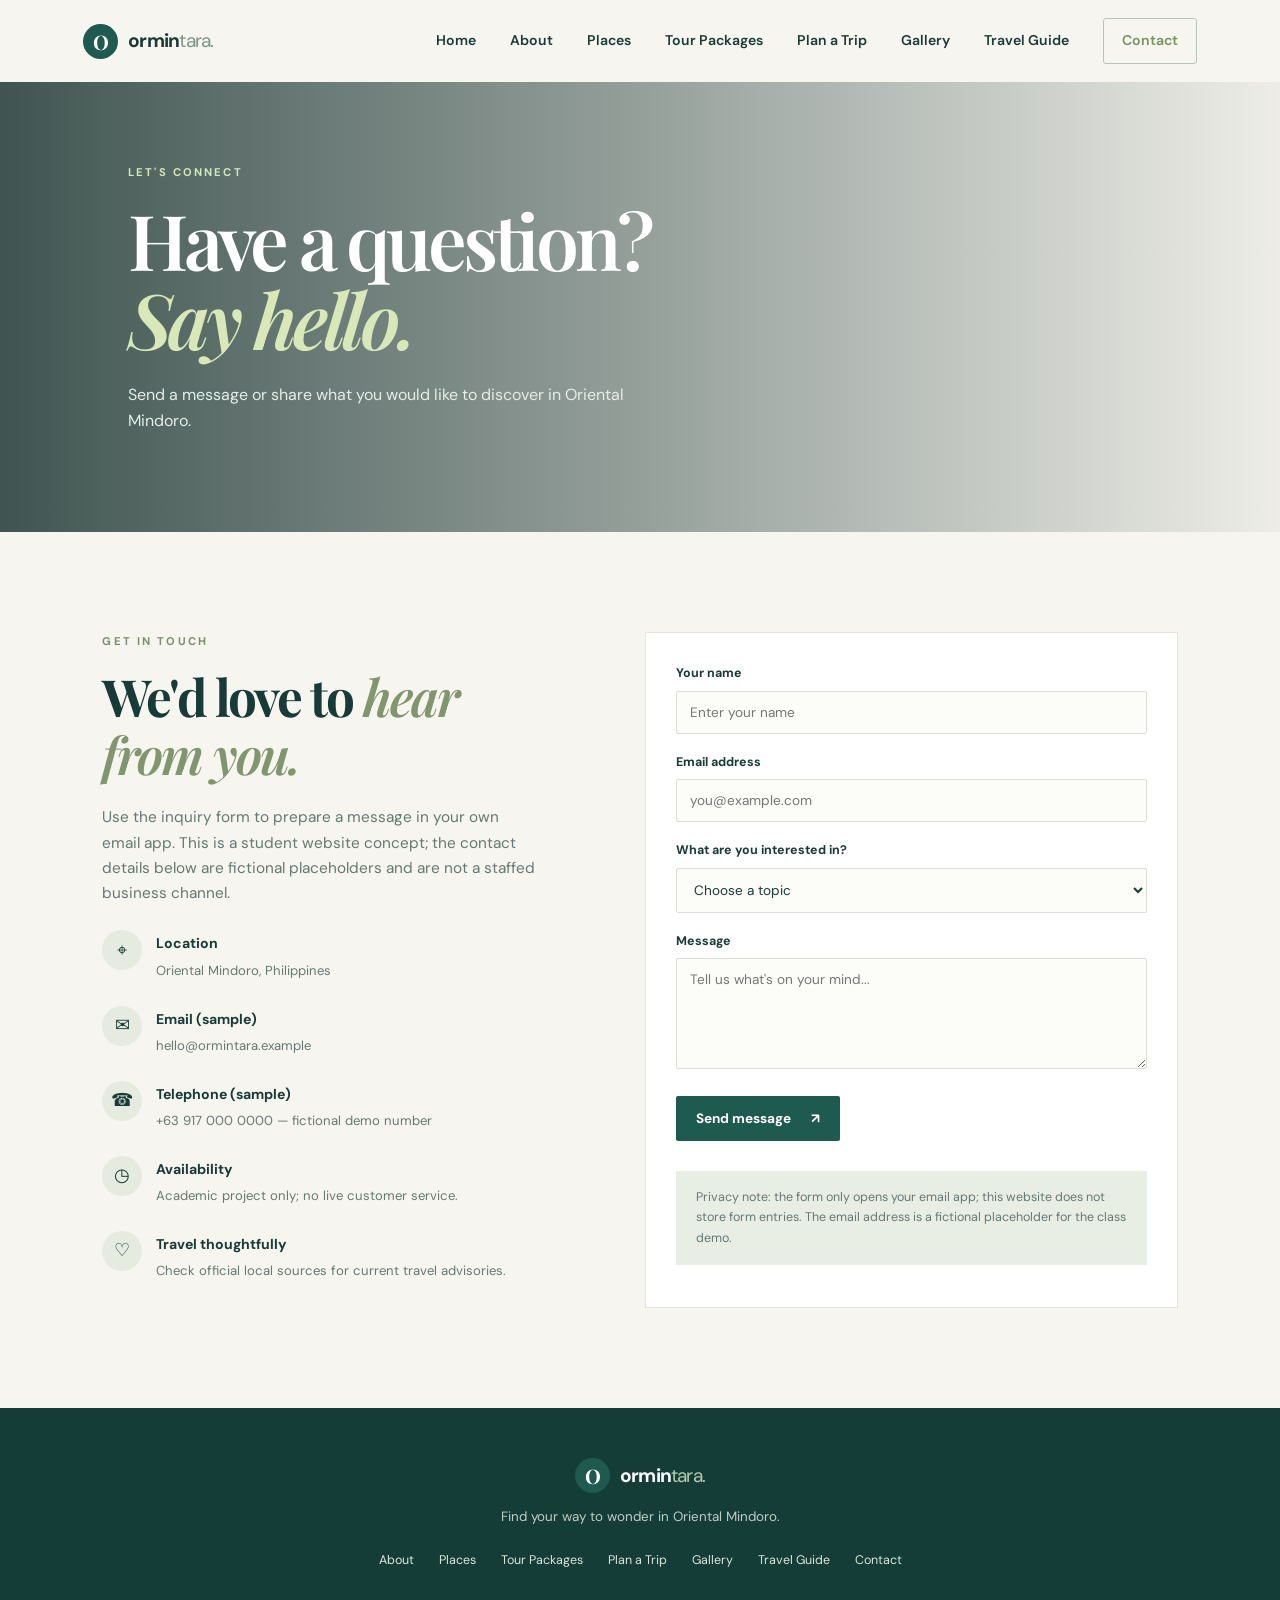
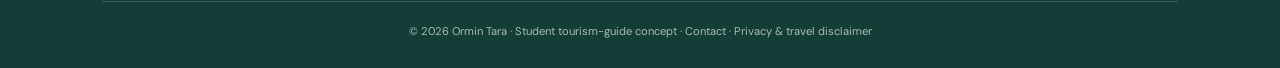
<file: contact.html>
<!DOCTYPE html>
<html lang="en"><head><meta charset="UTF-8"><meta name="viewport" content="width=device-width, initial-scale=1.0"><title>Contact | Ormin Tara</title><link rel="preconnect" href="https://fonts.googleapis.com"><link href="https://fonts.googleapis.com/css2?family=DM+Sans:wght@400;500;600;700&family=Playfair+Display:wght@600;700;800&display=swap" rel="stylesheet"><link rel="stylesheet" href="style.css"><script src="main.js" defer></script></head>
<body><header class="site-header"><a class="brand" href="index.html"><span class="brand-mark">O</span><span>ormin<span class="brand-light">tara.</span></span></a><button class="menu-toggle" aria-label="Toggle navigation" aria-expanded="false">☰</button><nav class="nav-links"><a href="index.html">Home</a><a href="about.html">About</a><a href="places.html">Places</a><a href="packages.html">Tour Packages</a><a href="plan.html">Plan a Trip</a><a href="gallery.html">Gallery</a><a href="guide.html">Travel Guide</a><a class="nav-cta active" href="contact.html">Contact</a></nav></header>
<main><section class="page-hero contact-hero"><div class="page-hero-overlay"></div><div class="page-hero-content"><p class="eyebrow light">LET'S CONNECT</p><h1>Have a question?<br><em>Say hello.</em></h1><p>Send a message or share what you would like to discover in Oriental Mindoro.</p></div></section>
<section class="section-wrap contact-layout"><div class="contact-copy"><p class="eyebrow">GET IN TOUCH</p><h2>We'd love to <em>hear from you.</em></h2><p>Use the inquiry form to prepare a message in your own email app. This is a student website concept; the contact details below are fictional placeholders and are not a staffed business channel.</p><div class="contact-detail"><span class="detail-icon">⌖</span><div><strong>Location</strong><p>Oriental Mindoro, Philippines</p></div></div><div class="contact-detail"><span class="detail-icon">✉</span><div><strong>Email (sample)</strong><p><a href="mailto:hello@ormintara.example">hello@ormintara.example</a></p></div></div><div class="contact-detail"><span class="detail-icon">☎</span><div><strong>Telephone (sample)</strong><p>+63 917 000 0000 — fictional demo number</p></div></div><div class="contact-detail"><span class="detail-icon">◷</span><div><strong>Availability</strong><p>Academic project only; no live customer service.</p></div></div><div class="contact-detail"><span class="detail-icon">♡</span><div><strong>Travel thoughtfully</strong><p>Check official local sources for current travel advisories.</p></div></div></div>
<form class="contact-form" id="contact-form" data-recipient="hello@ormintara.example"><label for="name">Your name</label><input id="name" name="name" type="text" placeholder="Enter your name" required><label for="email">Email address</label><input id="email" name="email" type="email" placeholder="you@example.com" required><label for="topic">What are you interested in?</label><select id="topic" name="topic" required><option value="">Choose a topic</option><option>Beach destinations</option><option>Nature and hiking</option><option>Travel planning</option><option>Other question</option></select><label for="message">Message</label><textarea id="message" name="message" rows="5" placeholder="Tell us what's on your mind..." required></textarea><button class="button button-dark" type="submit">Send message <span>↗</span></button><p class="form-message" id="form-message" role="status"></p><p class="notice">Privacy note: the form only opens your email app; this website does not store form entries. The email address is a fictional placeholder for the class demo.</p></form></section></main>
<footer class="site-footer"><a class="brand footer-brand" href="index.html"><span class="brand-mark">O</span><span>ormin<span class="brand-light">tara.</span></span></a><p>Find your way to wonder in Oriental Mindoro.</p><div class="footer-links"><a href="about.html">About</a><a href="places.html">Places</a><a href="packages.html">Tour Packages</a><a href="plan.html">Plan a Trip</a><a href="gallery.html">Gallery</a><a href="guide.html">Travel Guide</a><a href="contact.html">Contact</a></div><small>© <span data-year></span> Ormin Tara · Student tourism-guide concept · <a href="contact.html">Contact</a> · <a href="guide.html#privacy">Privacy & travel disclaimer</a></small></footer></body></html>
</file>
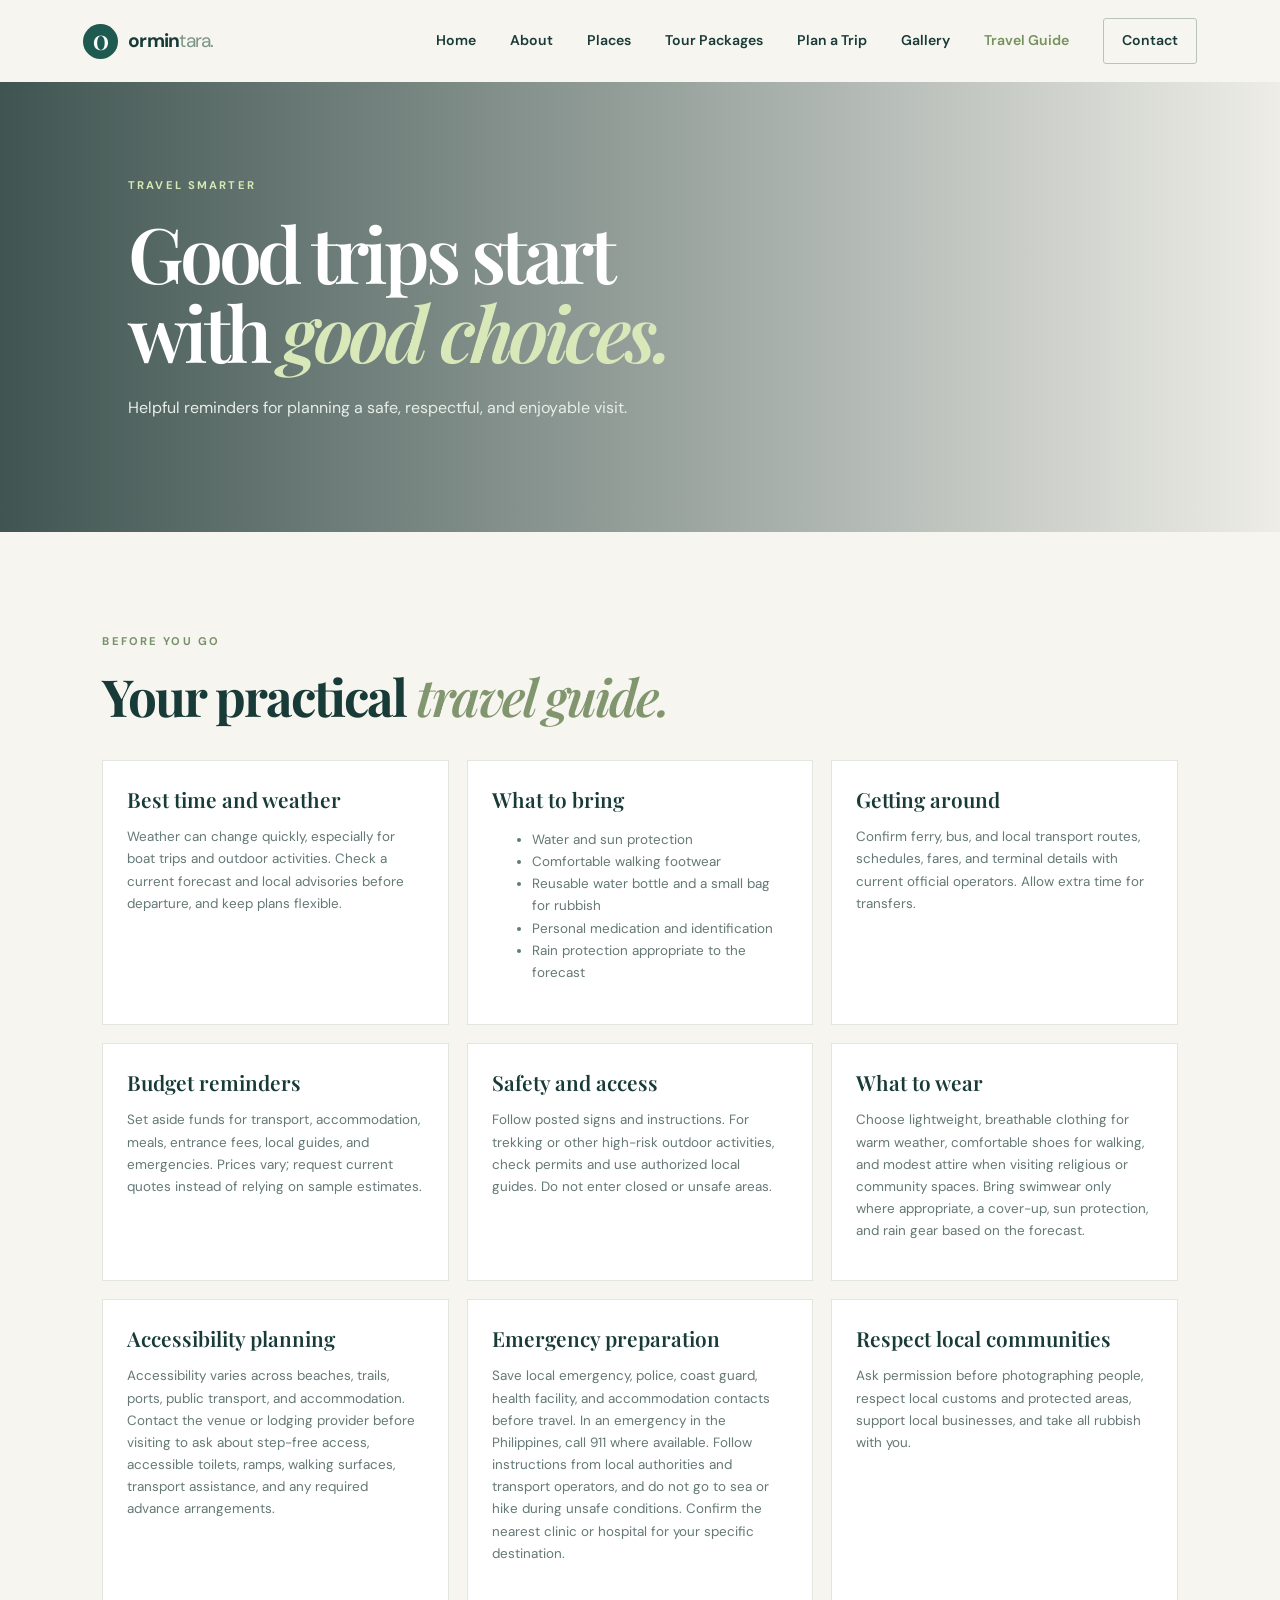
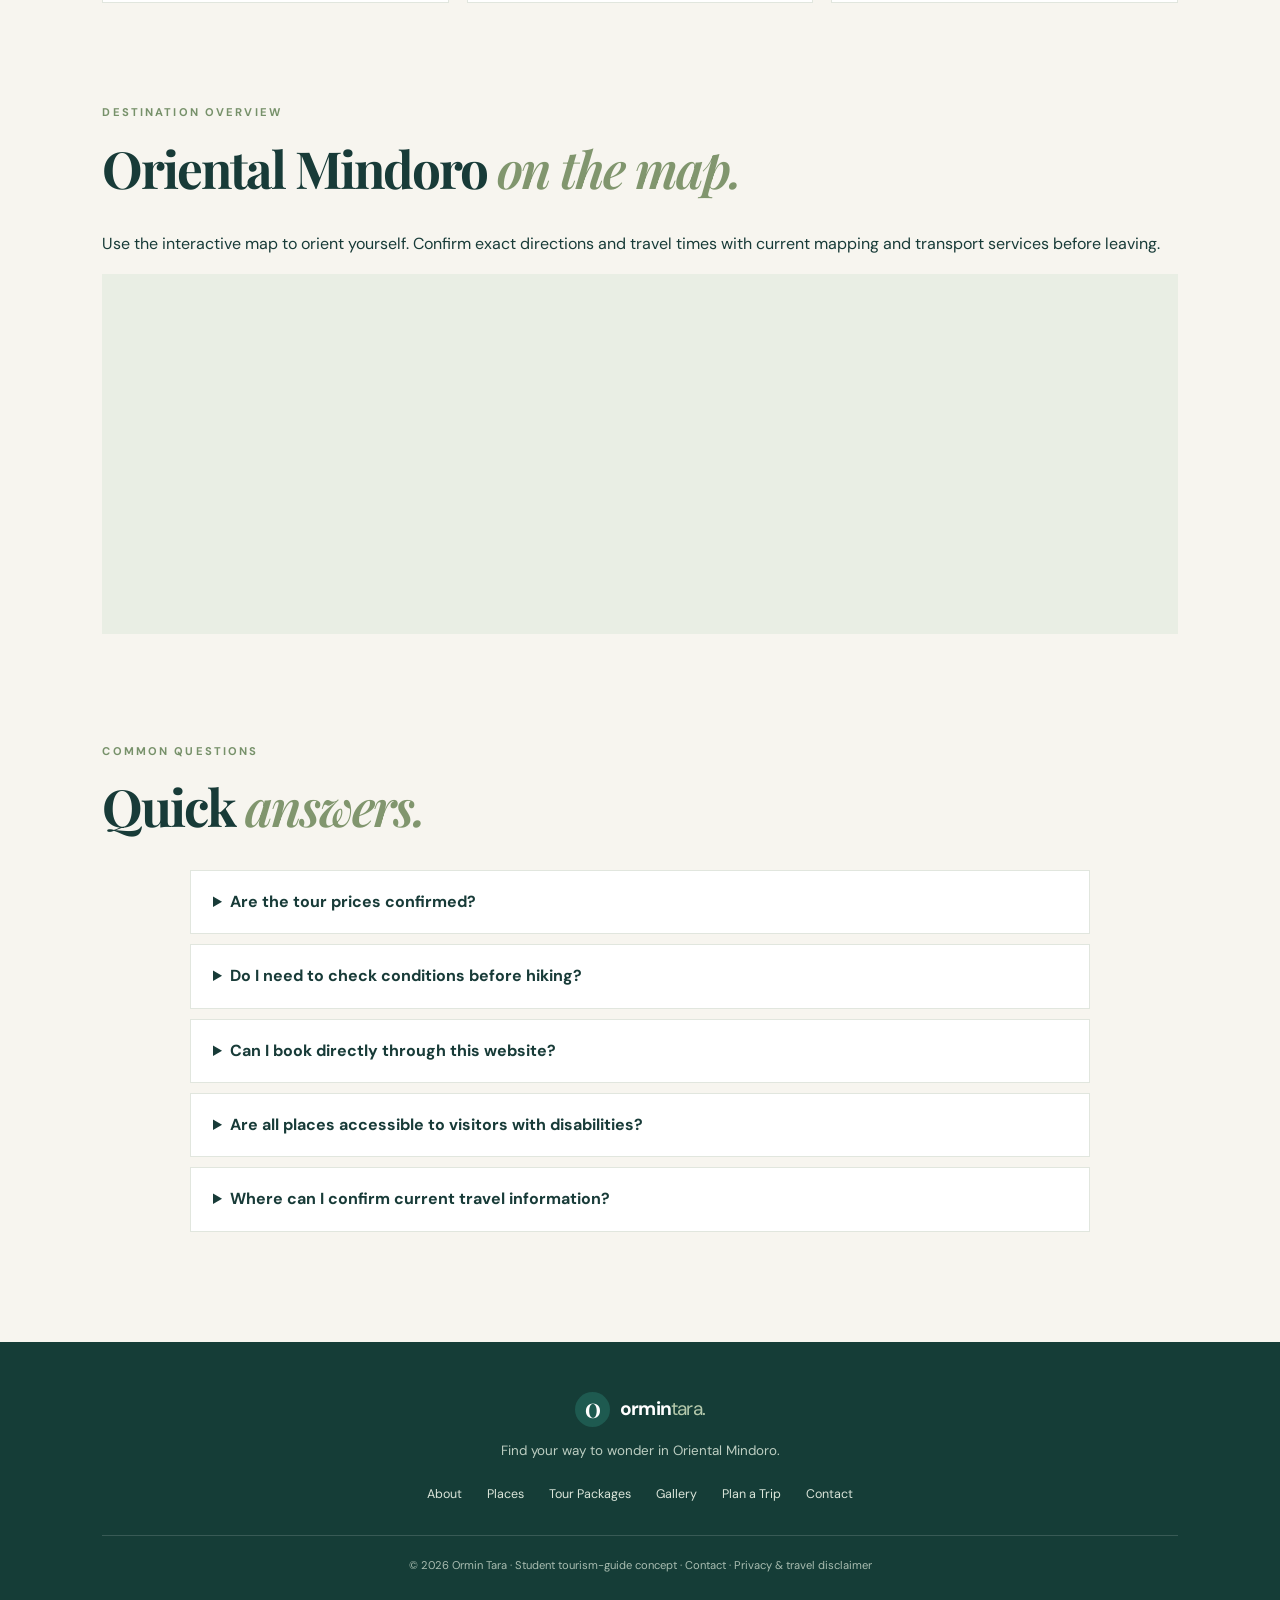
<file: guide.html>
<!DOCTYPE html><html lang="en"><head><meta charset="UTF-8"><meta name="viewport" content="width=device-width, initial-scale=1.0"><meta name="description" content="Practical travel reminders for an Oriental Mindoro trip."><title>Travel Guide | Ormin Tara</title><link rel="preconnect" href="https://fonts.googleapis.com"><link href="https://fonts.googleapis.com/css2?family=DM+Sans:wght@400;500;600;700&family=Playfair+Display:wght@600;700;800&display=swap" rel="stylesheet"><link rel="stylesheet" href="style.css"><script src="main.js" defer></script></head><body>
<header class="site-header"><a class="brand" href="index.html"><span class="brand-mark">O</span><span>ormin<span class="brand-light">tara.</span></span></a><button class="menu-toggle" aria-label="Toggle navigation" aria-expanded="false">☰</button><nav class="nav-links"><a href="index.html">Home</a><a href="about.html">About</a><a href="places.html">Places</a><a href="packages.html">Tour Packages</a><a href="plan.html">Plan a Trip</a><a href="gallery.html">Gallery</a><a class="active" href="guide.html">Travel Guide</a><a class="nav-cta" href="contact.html">Contact</a></nav></header>
<main><section class="page-hero plan-hero"><div class="page-hero-overlay"></div><div class="page-hero-content"><p class="eyebrow light">TRAVEL SMARTER</p><h1>Good trips start<br>with <em>good choices.</em></h1><p>Helpful reminders for planning a safe, respectful, and enjoyable visit.</p></div></section>
<section class="section-wrap"><div class="section-heading"><div><p class="eyebrow">BEFORE YOU GO</p><h2>Your practical <em>travel guide.</em></h2></div></div><div class="travel-guide-grid">
<article class="guide-card"><h3>Best time and weather</h3><p>Weather can change quickly, especially for boat trips and outdoor activities. Check a current forecast and local advisories before departure, and keep plans flexible.</p></article>
<article class="guide-card"><h3>What to bring</h3><ul><li>Water and sun protection</li><li>Comfortable walking footwear</li><li>Reusable water bottle and a small bag for rubbish</li><li>Personal medication and identification</li><li>Rain protection appropriate to the forecast</li></ul></article>
<article class="guide-card"><h3>Getting around</h3><p>Confirm ferry, bus, and local transport routes, schedules, fares, and terminal details with current official operators. Allow extra time for transfers.</p></article>
<article class="guide-card"><h3>Budget reminders</h3><p>Set aside funds for transport, accommodation, meals, entrance fees, local guides, and emergencies. Prices vary; request current quotes instead of relying on sample estimates.</p></article>
<article class="guide-card"><h3>Safety and access</h3><p>Follow posted signs and instructions. For trekking or other high-risk outdoor activities, check permits and use authorized local guides. Do not enter closed or unsafe areas.</p></article>
<article class="guide-card"><h3>What to wear</h3><p>Choose lightweight, breathable clothing for warm weather, comfortable shoes for walking, and modest attire when visiting religious or community spaces. Bring swimwear only where appropriate, a cover-up, sun protection, and rain gear based on the forecast.</p></article>
<article class="guide-card"><h3>Accessibility planning</h3><p>Accessibility varies across beaches, trails, ports, public transport, and accommodation. Contact the venue or lodging provider before visiting to ask about step-free access, accessible toilets, ramps, walking surfaces, transport assistance, and any required advance arrangements.</p></article>
<article class="guide-card"><h3>Emergency preparation</h3><p>Save local emergency, police, coast guard, health facility, and accommodation contacts before travel. In an emergency in the Philippines, call 911 where available. Follow instructions from local authorities and transport operators, and do not go to sea or hike during unsafe conditions. Confirm the nearest clinic or hospital for your specific destination.</p></article>
<article class="guide-card"><h3>Respect local communities</h3><p>Ask permission before photographing people, respect local customs and protected areas, support local businesses, and take all rubbish with you.</p></article>
</div></section>
<section class="section-wrap" style="padding-top:0"><div class="section-heading"><div><p class="eyebrow">DESTINATION OVERVIEW</p><h2>Oriental Mindoro <em>on the map.</em></h2></div></div><p class="body-copy">Use the interactive map to orient yourself. Confirm exact directions and travel times with current mapping and transport services before leaving.</p><iframe class="map-frame" title="Map of Oriental Mindoro, Philippines" src="https://www.google.com/maps?q=Oriental%20Mindoro%2C%20Philippines&output=embed" loading="lazy" referrerpolicy="no-referrer-when-downgrade"></iframe></section>
<section class="section-wrap" id="privacy" style="padding-top:0"><div class="section-heading"><div><p class="eyebrow">COMMON QUESTIONS</p><h2>Quick <em>answers.</em></h2></div></div><div class="faq-list">
<details><summary>Are the tour prices confirmed?</summary><p>No. Package prices are estimates for this academic website concept and are not live supplier quotes.</p></details>
<details><summary>Do I need to check conditions before hiking?</summary><p>Yes. Verify current access, permits, weather, safety conditions, and guide requirements with responsible local authorities.</p></details>
<details><summary>Can I book directly through this website?</summary><p>The inquiry form demonstrates a front-end interaction only. It does not send or store messages on a server.</p></details>
<details><summary>Are all places accessible to visitors with disabilities?</summary><p>Accessibility differs by site and may change. Contact the destination, accommodation, or local tourism office in advance to confirm the specific facilities and route conditions.</p></details>
<details><summary>Where can I confirm current travel information?</summary><p>Check current announcements from official local government, transport operators, tourism offices, and relevant weather and emergency agencies.</p></details>
</div></section></main>
<footer class="site-footer"><a class="brand footer-brand" href="index.html"><span class="brand-mark">O</span><span>ormin<span class="brand-light">tara.</span></span></a><p>Find your way to wonder in Oriental Mindoro.</p><div class="footer-links"><a href="about.html">About</a><a href="places.html">Places</a><a href="packages.html">Tour Packages</a><a href="gallery.html">Gallery</a><a href="plan.html">Plan a Trip</a><a href="contact.html">Contact</a></div><small>© <span data-year></span> Ormin Tara · Student tourism-guide concept · <a href="contact.html">Contact</a> · <a href="guide.html#privacy">Privacy & travel disclaimer</a></small></footer></body></html>
</file>
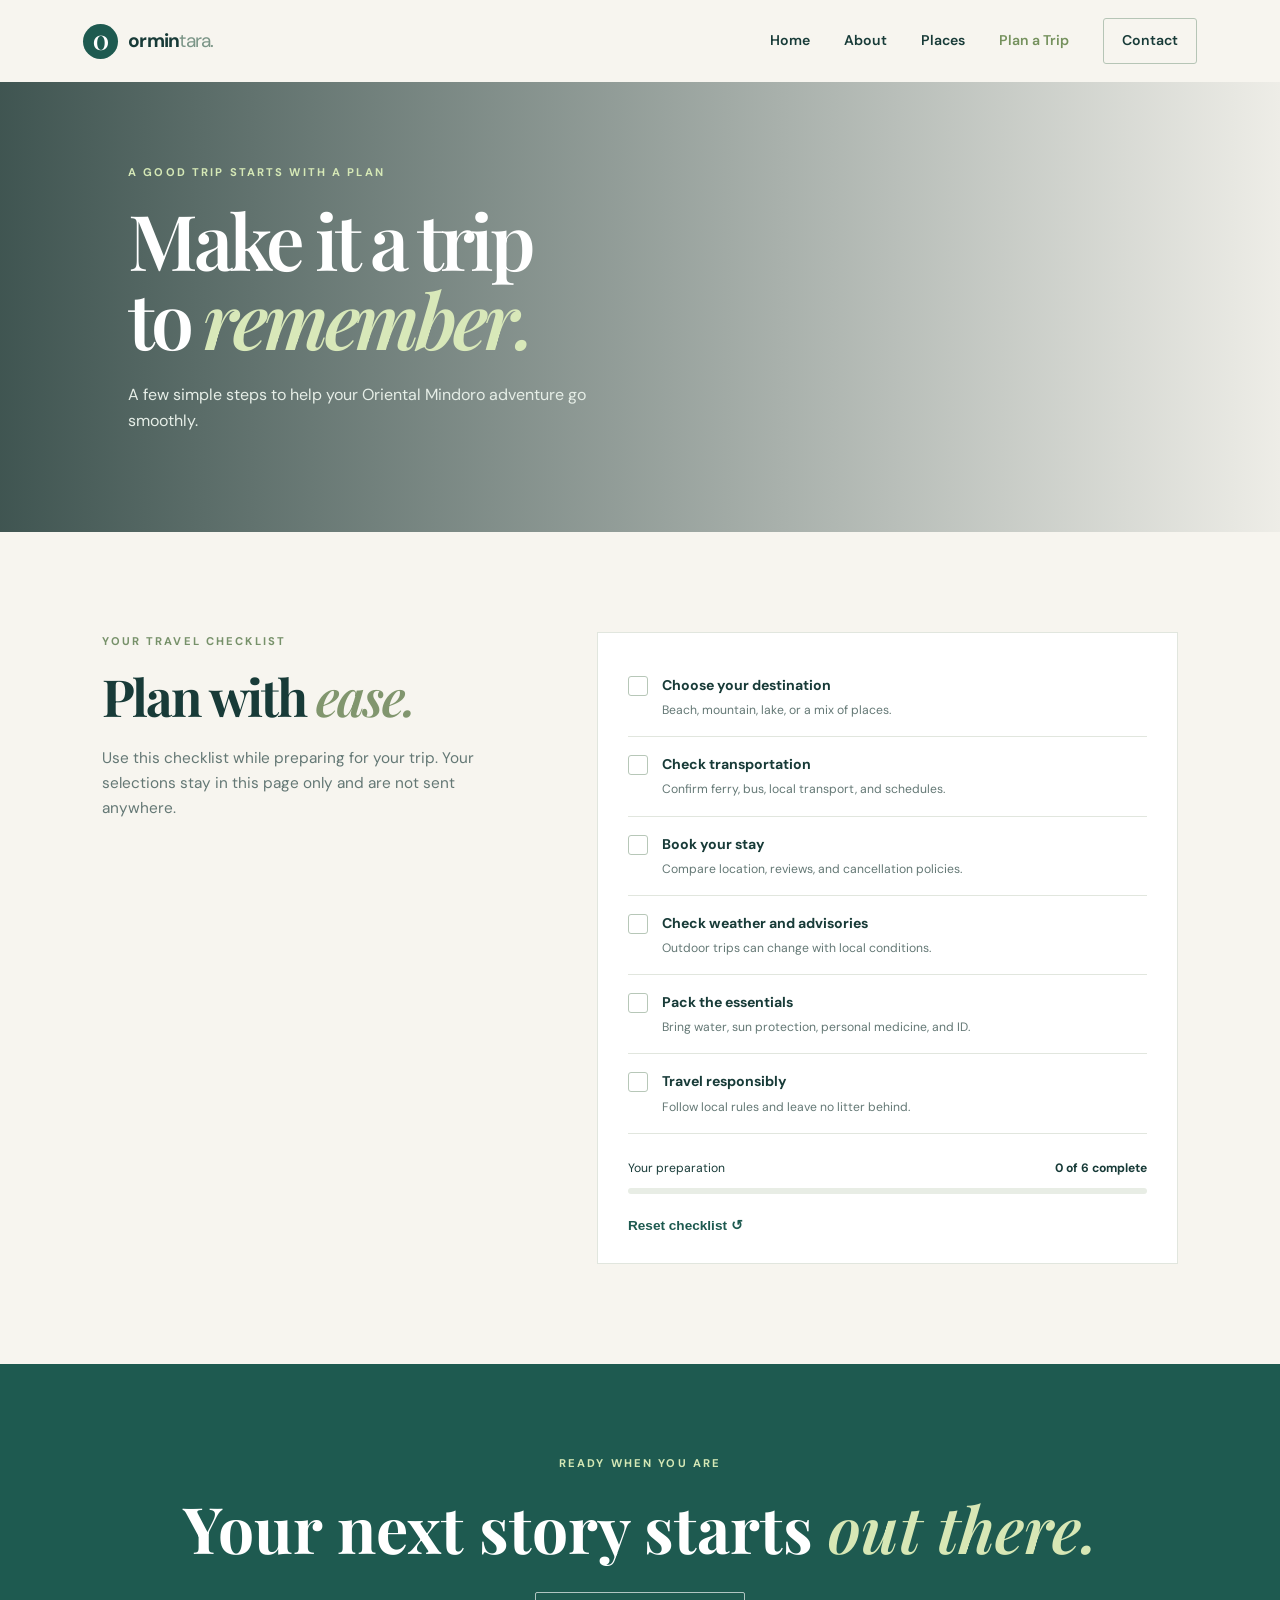
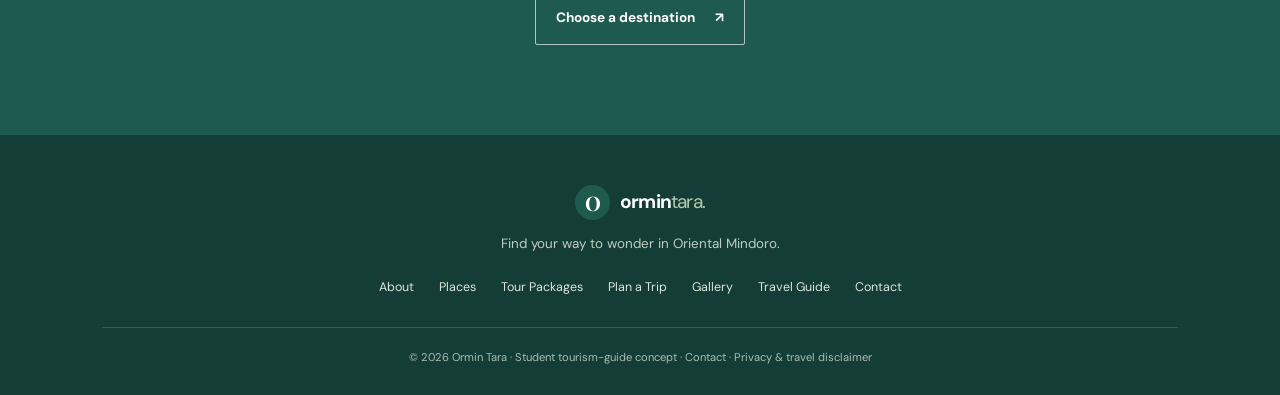
<file: plan.html>
<!DOCTYPE html>
<html lang="en"><head><meta charset="UTF-8"><meta name="viewport" content="width=device-width, initial-scale=1.0"><title>Plan a Trip | Ormin Tara</title><link rel="preconnect" href="https://fonts.googleapis.com"><link href="https://fonts.googleapis.com/css2?family=DM+Sans:wght@400;500;600;700&family=Playfair+Display:wght@600;700;800&display=swap" rel="stylesheet"><link rel="stylesheet" href="style.css"><script src="main.js" defer></script></head>
<body><header class="site-header"><a class="brand" href="index.html"><span class="brand-mark">O</span><span>ormin<span class="brand-light">tara.</span></span></a><button class="menu-toggle" aria-label="Toggle navigation" aria-expanded="false">☰</button><nav class="nav-links"><a href="index.html">Home</a><a href="about.html">About</a><a href="places.html">Places</a><a class="active" href="plan.html">Plan a Trip</a><a class="nav-cta" href="contact.html">Contact</a></nav></header>
<main><section class="page-hero plan-hero"><div class="page-hero-overlay"></div><div class="page-hero-content"><p class="eyebrow light">A GOOD TRIP STARTS WITH A PLAN</p><h1>Make it a trip<br>to <em>remember.</em></h1><p>A few simple steps to help your Oriental Mindoro adventure go smoothly.</p></div></section>
<section class="section-wrap trip-planner"><div class="planner-intro"><p class="eyebrow">YOUR TRAVEL CHECKLIST</p><h2>Plan with <em>ease.</em></h2><p>Use this checklist while preparing for your trip. Your selections stay in this page only and are not sent anywhere.</p></div><div class="checklist">
<label class="check-item"><input type="checkbox"><span class="check-custom"></span><span><strong>Choose your destination</strong><small>Beach, mountain, lake, or a mix of places.</small></span></label>
<label class="check-item"><input type="checkbox"><span class="check-custom"></span><span><strong>Check transportation</strong><small>Confirm ferry, bus, local transport, and schedules.</small></span></label>
<label class="check-item"><input type="checkbox"><span class="check-custom"></span><span><strong>Book your stay</strong><small>Compare location, reviews, and cancellation policies.</small></span></label>
<label class="check-item"><input type="checkbox"><span class="check-custom"></span><span><strong>Check weather and advisories</strong><small>Outdoor trips can change with local conditions.</small></span></label>
<label class="check-item"><input type="checkbox"><span class="check-custom"></span><span><strong>Pack the essentials</strong><small>Bring water, sun protection, personal medicine, and ID.</small></span></label>
<label class="check-item"><input type="checkbox"><span class="check-custom"></span><span><strong>Travel responsibly</strong><small>Follow local rules and leave no litter behind.</small></span></label>
<div class="check-progress"><div class="progress-label"><span>Your preparation</span><strong id="progress-text">0 of 6 complete</strong></div><div class="progress-track"><div id="progress-bar"></div></div><button class="text-link" id="reset-checklist" type="button">Reset checklist ↺</button></div>
</div></section>
<section class="quote-band"><p class="eyebrow light">READY WHEN YOU ARE</p><h2>Your next story starts <em>out there.</em></h2><a class="button button-outline" href="places.html">Choose a destination <span>↗</span></a></section></main>
<footer class="site-footer"><a class="brand footer-brand" href="index.html"><span class="brand-mark">O</span><span>ormin<span class="brand-light">tara.</span></span></a><p>Find your way to wonder in Oriental Mindoro.</p><div class="footer-links"><a href="about.html">About</a><a href="places.html">Places</a><a href="packages.html">Tour Packages</a><a href="plan.html">Plan a Trip</a><a href="gallery.html">Gallery</a><a href="guide.html">Travel Guide</a><a href="contact.html">Contact</a></div><small>© <span data-year></span> Ormin Tara · Student tourism-guide concept · <a href="contact.html">Contact</a> · <a href="guide.html#privacy">Privacy & travel disclaimer</a></small></footer></body></html>
</file>
<file: style.css>
/* Ormin Tara — responsive tourism website */
:root{--ink:#183b38;--muted:#647875;--cream:#f7f5ef;--white:#fff;--green:#1e5a50;--lime:#d7e7b5;--line:#e1e6de;--serif:"Playfair Display",Georgia,serif;--sans:"DM Sans",Arial,sans-serif}
*{box-sizing:border-box}html{scroll-behavior:smooth}body{margin:0;color:var(--ink);background:var(--cream);font-family:var(--sans);line-height:1.65}a{color:inherit;text-decoration:none}img{display:block;max-width:100%}.site-header{height:82px;padding:0 6.5%;display:flex;align-items:center;justify-content:space-between;background:var(--cream);position:relative;z-index:10}.brand{display:flex;align-items:center;gap:10px;font-weight:700;font-size:1.2rem;letter-spacing:-.04em}.brand-mark{display:grid;place-items:center;width:35px;height:35px;border-radius:50%;background:var(--green);color:white;font-family:var(--serif);font-size:1.25rem}.brand-light{font-weight:400;color:#7b9587}.nav-links{display:flex;align-items:center;gap:34px;font-size:.88rem;font-weight:600}.nav-links>a{transition:color .2s}.nav-links>a:hover,.nav-links>a.active{color:#75915d}.nav-cta{border:1px solid #b6c5b6;border-radius:3px;padding:10px 18px}.menu-toggle{display:none;background:none;border:0;font-size:1.5rem;color:var(--ink)}.hero{height:min(690px,78vw);min-height:550px;position:relative;display:flex;align-items:center;padding:0 10%;color:white;background:#315c54 url("https://images.unsplash.com/photo-1500375592092-40eb2168fd21?auto=format&fit=crop&w=2000&q=90") center 54%/cover no-repeat}.hero-shade,.page-hero-overlay{position:absolute;inset:0;background:linear-gradient(90deg,rgba(12,40,37,.78) 0%,rgba(12,40,37,.43) 48%,rgba(12,40,37,.04) 100%)}.hero-content,.page-hero-content{position:relative;z-index:1;max-width:660px}.eyebrow{font-size:.7rem;font-weight:700;letter-spacing:.19em;color:#77916a;margin:0 0 18px}.eyebrow.light{color:#d5e8b6}.hero h1,.page-hero h1{font-family:var(--serif);font-size:clamp(3.4rem,7vw,6.4rem);letter-spacing:-.055em;line-height:1.03;margin:0 0 24px;font-weight:600}.hero h1 em,.page-hero h1 em,h2 em{font-weight:600;color:#d8e8b9}.hero-copy{max-width:480px;color:#edf1e9;font-size:1.02rem}.hero-actions{display:flex;align-items:center;gap:28px;margin-top:32px}.button{display:inline-flex;align-items:center;justify-content:center;gap:20px;padding:14px 20px;border:0;border-radius:2px;font-family:var(--sans);font-size:.85rem;font-weight:700;cursor:pointer;transition:transform .2s,background .2s}.button:hover{transform:translateY(-2px)}.button-primary{background:var(--lime);color:var(--ink)}.button-dark{background:var(--green);color:white}.button-outline{border:1px solid rgba(255,255,255,.65);color:white;background:transparent}.text-link{display:inline-flex;gap:14px;align-items:center;font-size:.85rem;font-weight:700;border-bottom:1px solid #aab9a6;padding-bottom:5px}.text-link span{font-size:1.1rem}.light-link{color:white;border-color:rgba(255,255,255,.5)}.hero-note,.hero-counter{position:absolute;z-index:1;bottom:28px;font-size:.65rem;letter-spacing:.15em;color:#e5eee5}.hero-note{left:6.5%;display:flex;gap:10px;align-items:center}.note-dot{width:7px;height:7px;background:var(--lime);border-radius:50%}.hero-counter{right:6.5%}.hero-counter strong{font-size:.95rem;color:white}.section-wrap{padding:100px 8%}.intro{display:grid;grid-template-columns:1fr 1fr;gap:9%;align-items:center}.intro h2,.section-heading h2,.mini-copy h2,.split-section h2,.filter-row h2,.planner-intro h2,.contact-copy h2{font-family:var(--serif);font-size:clamp(2.3rem,4vw,3.8rem);line-height:1.12;letter-spacing:-.04em;margin:0}.intro h2 em,.section-heading h2 em,.mini-copy h2 em,.split-section h2 em,.filter-row h2 em,.planner-intro h2 em,.contact-copy h2 em{color:#81966e}.intro-copy p,.mini-copy>p:not(.eyebrow),.body-copy p,.planner-intro>p:not(.eyebrow),.contact-copy>p:not(.eyebrow){color:var(--muted);font-size:.96rem;margin:0 0 22px}.featured{padding-top:40px}.section-heading,.filter-row{display:flex;justify-content:space-between;align-items:end;gap:25px;margin-bottom:34px}.destination-grid{display:grid;grid-template-columns:1.2fr 1fr 1fr;gap:18px}.destination-card{height:410px;position:relative;overflow:hidden;color:white;background:#526d5f}.destination-card:after{content:"";position:absolute;inset:0;background:linear-gradient(180deg,rgba(10,35,30,.05) 20%,rgba(10,35,30,.75) 100%)}.destination-card img{width:100%;height:100%;object-fit:cover;transition:transform .5s}.destination-card:hover img{transform:scale(1.05)}.card-number,.card-caption,.card-arrow{position:absolute;z-index:1}.card-number{top:22px;left:22px;font-size:.65rem;letter-spacing:.13em}.card-caption{bottom:22px;left:22px;right:42px}.card-caption h3{font-family:var(--serif);font-size:1.7rem;margin:0 0 2px}.card-caption p{font-size:.8rem;margin:0;color:#e5ece5}.card-arrow{right:20px;bottom:25px;font-size:1.2rem}.quote-band{padding:90px 20px;text-align:center;color:white;background:var(--green) url("https://images.unsplash.com/photo-1518837695005-2083093ee35b?auto=format&fit=crop&w=1800&q=80") center/cover; background-blend-mode:multiply}.quote-band h2{font-family:var(--serif);font-size:clamp(2.5rem,5vw,4.4rem);line-height:1.15;margin:0 0 28px}.quote-band h2 em{color:var(--lime)}.mini-about{display:grid;grid-template-columns:1.05fr .95fr;gap:8%;align-items:center}.mini-image{height:430px;overflow:hidden}.mini-image img{width:100%;height:100%;object-fit:cover}.mini-copy h2{margin-bottom:23px}.mini-copy .button{margin-top:8px}.site-footer{background:#153d37;color:#dbe5da;padding:50px 8% 28px;text-align:center}.footer-brand{justify-content:center;color:white}.footer-brand .brand-light{color:#b5c9ac}.site-footer>p{font-size:.84rem;color:#bdcec2;margin:13px 0 22px}.footer-links{display:flex;justify-content:center;gap:25px;flex-wrap:wrap;font-size:.78rem;margin-bottom:30px}.footer-links a:hover{color:var(--lime)}.site-footer small{display:block;padding-top:20px;border-top:1px solid rgba(255,255,255,.15);font-size:.7rem;color:#a9bdb1}.page-hero{height:450px;position:relative;display:flex;align-items:center;padding:0 10%;background-size:cover;background-position:center;color:white}.page-hero h1{font-size:clamp(3rem,6vw,5rem)}.page-hero-content>p:last-child{max-width:520px;color:#e6eee7}.about-hero{background-image:url("https://images.unsplash.com/photo-1473116763249-2faaef81ccda?auto=format&fit=crop&w=1800&q=85")}.places-hero{background-image:url("https://images.unsplash.com/photo-1500375592092-40eb2168fd21?auto=format&fit=crop&w=1800&q=85")}.plan-hero{background-image:url("https://images.unsplash.com/photo-1464822759023-fed622ff2c3b?auto=format&fit=crop&w=1800&q=85")}.contact-hero{background-image:url("https://images.unsplash.com/photo-1518837695005-2083093ee35b?auto=format&fit=crop&w=1800&q=85")}.split-section{display:grid;grid-template-columns:.9fr 1.1fr;gap:12%;align-items:start}.body-copy p:first-child{margin-top:0}.values-band{display:grid;grid-template-columns:repeat(3,1fr);gap:32px;padding:60px 10%;background:#e9eee4}.value-item>span{font-size:.7rem;color:#78906b;letter-spacing:.15em}.value-item h3{font-family:var(--serif);font-size:1.4rem;margin:12px 0 7px}.value-item p{font-size:.86rem;color:var(--muted);margin:0}.places-section{padding-top:80px}.filter-row{align-items:end;flex-wrap:wrap}.filter-buttons{display:flex;gap:8px;flex-wrap:wrap}.filter-btn{font:600 .78rem var(--sans);border:1px solid #cbd5c9;background:transparent;color:var(--ink);padding:10px 14px;cursor:pointer;border-radius:2px}.filter-btn.selected,.filter-btn:hover{background:var(--green);color:white;border-color:var(--green)}.places-grid{display:grid;grid-template-columns:repeat(3,1fr);gap:22px}.place-card{background:white;border:1px solid #e7e9e2;transition:transform .2s,box-shadow .2s}.place-card:hover{transform:translateY(-4px);box-shadow:0 15px 35px rgba(27,58,48,.08)}.place-card[hidden]{display:none}.place-card>img{width:100%;height:220px;object-fit:cover}.place-card-body{padding:22px}.place-tag{font-size:.62rem;letter-spacing:.15em;font-weight:700;color:#78916a}.place-card h3{font:600 1.55rem var(--serif);margin:7px 0 10px}.place-card p{font-size:.84rem;color:var(--muted);min-height:88px;margin:0 0 18px}.place-meta{display:flex;justify-content:space-between;gap:8px;border-top:1px solid var(--line);padding-top:14px;font-size:.68rem;color:#637a6b}.notice{font-size:.78rem;color:var(--muted);margin-top:30px;background:#e9eee4;padding:16px 20px}.trip-planner{display:grid;grid-template-columns:.8fr 1.2fr;gap:10%;align-items:start}.planner-intro h2{margin-bottom:20px}.checklist{background:white;padding:25px 30px;border:1px solid var(--line)}.check-item{display:flex;align-items:flex-start;gap:14px;padding:16px 0;border-bottom:1px solid var(--line);cursor:pointer}.check-item input{position:absolute;opacity:0}.check-custom{flex:0 0 20px;height:20px;border:1px solid #b7c7b8;border-radius:3px;margin-top:2px;display:grid;place-items:center}.check-item input:checked+.check-custom{background:var(--green);border-color:var(--green)}.check-item input:checked+.check-custom:after{content:"✓";color:white;font-size:.8rem}.check-item strong{display:block;font-size:.88rem}.check-item small{display:block;font-size:.76rem;color:var(--muted);margin-top:3px}.check-progress{padding-top:24px}.progress-label{display:flex;justify-content:space-between;font-size:.76rem;margin-bottom:10px}.progress-track{height:6px;background:#e8ede5;border-radius:9px;overflow:hidden;margin-bottom:18px}.progress-track div{height:100%;width:0;background:#86a16f;transition:width .25s}.check-progress .text-link{background:none;border:0;color:var(--green);padding:0;cursor:pointer}.contact-layout{display:grid;grid-template-columns:.9fr 1.1fr;gap:10%;align-items:start}.contact-copy h2{margin-bottom:22px}.contact-detail{display:flex;gap:14px;margin-top:24px}.detail-icon{display:grid;place-items:center;width:40px;height:40px;background:#e5ecdf;border-radius:50%;font-size:1.1rem}.contact-detail strong{font-size:.88rem}.contact-detail p{margin:3px 0 0;color:var(--muted);font-size:.82rem}.contact-form{padding:30px;background:white;border:1px solid var(--line)}.contact-form label{display:block;font-size:.78rem;font-weight:700;margin:0 0 7px}.contact-form input,.contact-form select,.contact-form textarea{width:100%;border:1px solid #d8e0d7;background:#fcfcf9;border-radius:2px;padding:12px 13px;font:400 .85rem var(--sans);color:var(--ink);margin-bottom:18px;outline:none}.contact-form input:focus,.contact-form select:focus,.contact-form textarea:focus{border-color:#81966e}.contact-form textarea{resize:vertical}.form-message{font-size:.8rem;color:var(--green);margin:12px 0 0}.form-message.error{color:#a13c32}
@media(max-width:850px){.site-header{padding:0 5%;height:72px}.menu-toggle{display:block}.nav-links{display:none;position:absolute;top:72px;left:0;right:0;background:var(--cream);padding:20px 6%;flex-direction:column;align-items:stretch;gap:16px;border-top:1px solid var(--line);box-shadow:0 12px 18px #183b3810}.nav-links.open{display:flex}.nav-cta{text-align:center}.hero{padding:0 7%;height:620px;min-height:0;background-position:60% center}.hero h1{font-size:clamp(3.5rem,11vw,5rem)}.hero-actions{align-items:flex-start;flex-direction:column;gap:20px}.hero-note{left:7%}.section-wrap{padding:70px 7%}.intro,.mini-about,.split-section,.trip-planner,.contact-layout{grid-template-columns:1fr;gap:32px}.intro{gap:25px}.destination-grid{grid-template-columns:1fr 1fr}.destination-card{height:360px}.destination-card:first-child{grid-column:span 2;height:400px}.mini-image{height:340px}.page-hero{padding:0 7%;height:400px}.places-grid{grid-template-columns:repeat(2,1fr)}.place-card p{min-height:0}.values-band{padding:45px 7%;gap:22px}.trip-planner{gap:25px}.contact-layout{gap:35px}}
@media(max-width:560px){.hero{height:590px}.hero h1{font-size:3.45rem}.hero-copy{font-size:.9rem}.hero-counter{right:7%}.section-wrap{padding:58px 6%}.intro h2,.section-heading h2,.mini-copy h2,.split-section h2,.filter-row h2,.planner-intro h2,.contact-copy h2{font-size:2.5rem}.section-heading,.filter-row{align-items:flex-start;flex-direction:column}.destination-grid,.places-grid{grid-template-columns:1fr}.destination-card,.destination-card:first-child{grid-column:auto;height:360px}.values-band{grid-template-columns:1fr;gap:28px}.page-hero{height:380px}.page-hero h1{font-size:3.2rem}.places-section{padding-top:55px}.filter-buttons{gap:6px}.filter-btn{padding:9px 10px}.checklist{padding:18px}.contact-form{padding:20px}.quote-band{padding:70px 18px}.site-footer{padding:42px 6% 24px}}


/* Added project requirements: tour packages, gallery, travel guide, map and FAQ */
.packages-hero{background-image:url("https://images.unsplash.com/photo-1500375592092-40eb2168fd21?auto=format&fit=crop&w=1800&q=85")}
.package-section{padding-top:80px}
.package-intro{max-width:360px;color:var(--muted);font-size:.88rem}
.package-grid{display:grid;grid-template-columns:repeat(3,minmax(0,1fr));gap:22px;align-items:stretch}
.package-card{background:#fff;border:1px solid var(--line);display:flex;flex-direction:column}
.package-card>img{width:100%;height:210px;object-fit:cover}
.package-body{padding:24px;display:flex;flex-direction:column;flex:1}
.package-body h3{font:600 1.6rem var(--serif);margin:8px 0}
.package-body h4{margin:12px 0 4px;font-size:.9rem}
.package-body p,.package-body li{font-size:.82rem;color:var(--muted)}
.package-body ul{padding-left:20px;margin:4px 0 10px}
.package-duration{font-weight:700!important;color:var(--green)!important}
.package-price{padding-top:12px;border-top:1px solid var(--line);font-weight:700;color:var(--ink)!important}
.package-body .button{margin-top:auto;align-self:flex-start}
.gallery-section{padding-top:30px}
.gallery-grid{display:grid;grid-template-columns:repeat(4,minmax(0,1fr));gap:14px}
.gallery-item{margin:0;background:white}
.gallery-item img{width:100%;height:190px;object-fit:cover}
.gallery-item figcaption{padding:10px 12px;font-size:.76rem;color:var(--muted)}
.travel-guide-grid{display:grid;grid-template-columns:repeat(3,minmax(0,1fr));gap:18px}
.guide-card{background:white;padding:24px;border:1px solid var(--line)}
.guide-card h3{font:600 1.3rem var(--serif);margin:0 0 10px}
.guide-card p,.guide-card li{font-size:.84rem;color:var(--muted)}
.map-frame{width:100%;height:360px;border:0;background:#e9eee4}
.faq-list{max-width:900px;margin:0 auto}
.faq-list details{background:white;border:1px solid var(--line);padding:18px 22px;margin-bottom:10px}
.faq-list summary{font-weight:700;cursor:pointer}
.faq-list details p{color:var(--muted);font-size:.88rem}
.gallery-page-hero{background-image:url("https://images.unsplash.com/photo-1473116763249-2faaef81ccda?auto=format&fit=crop&w=1800&q=85")}
@media(max-width:850px){.package-grid,.travel-guide-grid{grid-template-columns:repeat(2,minmax(0,1fr))}.gallery-grid{grid-template-columns:repeat(2,minmax(0,1fr))}.package-intro{max-width:none}}
@media(max-width:560px){.package-grid,.travel-guide-grid,.gallery-grid{grid-template-columns:1fr}.gallery-item img{height:230px}.package-body{padding:20px}.map-frame{height:280px}}
</file>
